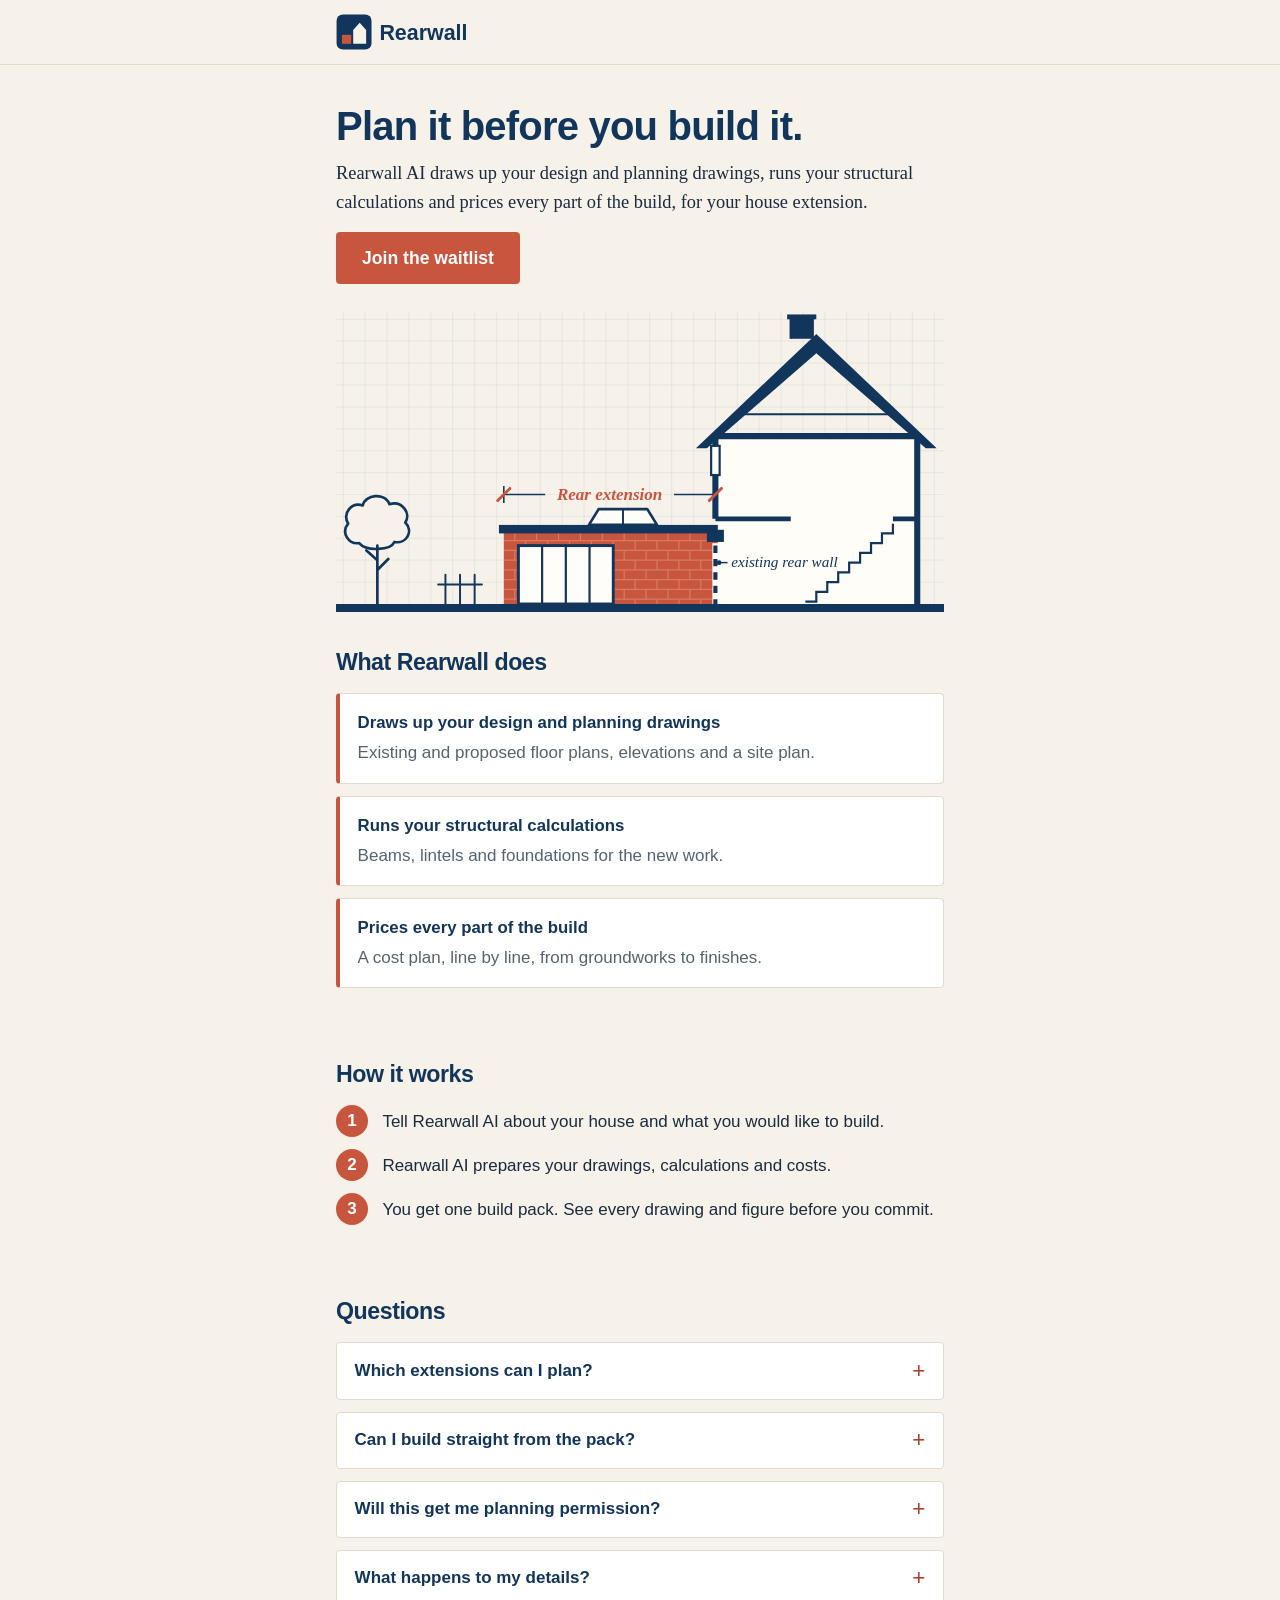
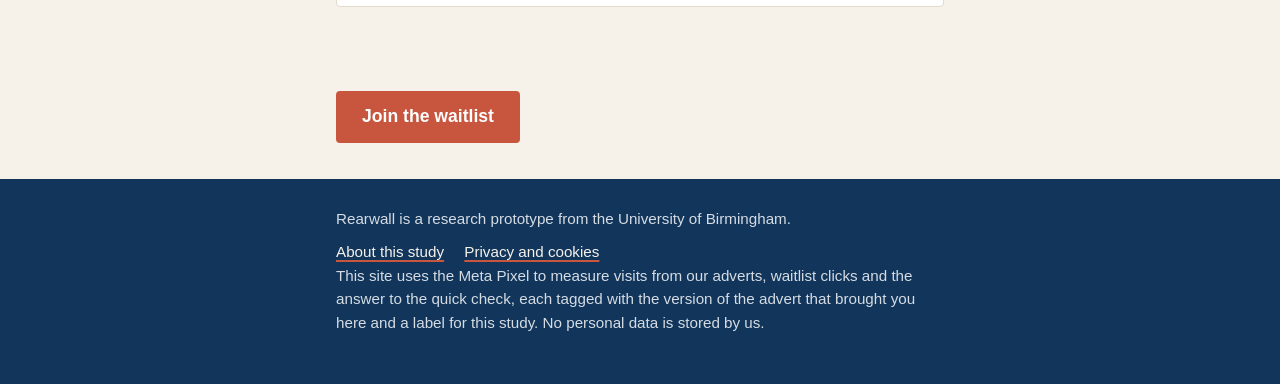
<file: index.html>
<!DOCTYPE html>
<html lang="en-GB">
<head>
  <meta charset="utf-8">
  <meta name="viewport" content="width=device-width, initial-scale=1">
  <title>Rearwall: plan it before you build it</title>
  <meta name="description" content="Rearwall AI prepares the drawings, calculations and costs for your house extension.">
  <meta name="robots" content="noindex">
  <link rel="icon" type="image/png" sizes="180x180" href="assets/favicon.png">
  <link rel="apple-touch-icon" href="assets/favicon.png">
  <link rel="stylesheet" href="styles.css">

  <!-- Meta Pixel Code -->
  <script>
  !function(f,b,e,v,n,t,s)
  {if(f.fbq)return;n=f.fbq=function(){n.callMethod?
  n.callMethod.apply(n,arguments):n.queue.push(arguments)};
  if(!f._fbq)f._fbq=n;n.push=n;n.loaded=!0;n.version='2.0';
  n.queue=[];t=b.createElement(e);t.async=!0;
  t.src=v;s=b.getElementsByTagName(e)[0];
  s.parentNode.insertBefore(t,s)}(window, document,'script',
  'https://connect.facebook.net/en_US/fbevents.js');
  fbq('init', '1098451752944744');
  </script>
  <noscript><img height="1" width="1" style="display:none" alt=""
  src="https://www.facebook.com/tr?id=1098451752944744&ev=PageView&noscript=1"></noscript>
  <!-- End Meta Pixel Code -->
</head>
<body>

  <header class="site-header">
    <div class="wrap">
      <a class="logo" href="./" aria-label="Rearwall home">
        <img src="assets/logo.svg" alt="Rearwall" width="172" height="40">
      </a>
    </div>
  </header>

  <main id="main">

    <section class="hero wrap" aria-labelledby="hero-title">
      <h1 id="hero-title">Plan it before you build it.</h1>
      <p class="lede">Rearwall AI draws up your design and planning drawings, runs your structural calculations and prices every part of the build, for your house extension.</p>
      <button type="button" class="btn" data-waitlist>Join the waitlist</button>
      <img class="hero-drawing" src="assets/section.svg" alt="A drawn section through a house with a brick rear extension" width="500" height="240">
    </section>

    <section class="wrap" aria-labelledby="what-title">
      <h2 id="what-title">What Rearwall does</h2>
      <ol class="cards">
        <li class="card">
          <h3>Draws up your design and planning drawings</h3>
          <p>Existing and proposed floor plans, elevations and a site plan.</p>
        </li>
        <li class="card">
          <h3>Runs your structural calculations</h3>
          <p>Beams, lintels and foundations for the new work.</p>
        </li>
        <li class="card">
          <h3>Prices every part of the build</h3>
          <p>A cost plan, line by line, from groundworks to finishes.</p>
        </li>
      </ol>
    </section>

    <section class="wrap" aria-labelledby="how-title">
      <h2 id="how-title">How it works</h2>
      <ol class="steps">
        <li><span>Tell Rearwall AI about your house and what you would like to build.</span></li>
        <li><span>Rearwall AI prepares your drawings, calculations and costs.</span></li>
        <li><span>You get one build pack. See every drawing and figure before you commit.</span></li>
      </ol>
    </section>

    <section class="wrap faq" aria-labelledby="faq-title">
      <h2 id="faq-title">Questions</h2>

      <details>
        <summary>Which extensions can I plan?</summary>
        <ul>
          <li>Rear extensions</li>
          <li>Side return extensions</li>
          <li>Wraparound extensions</li>
          <li>Single-storey and two-storey work</li>
        </ul>
      </details>

      <details data-disclaimer>
        <summary>Can I build straight from the pack?</summary>
        <p>No. Rearwall's drawings and calculations need checking by a qualified professional before use. Rearwall is not an architect's practice, a structural engineer or a surveyor, and its cost plan is an estimate, not a builder's quote.</p>
      </details>

      <details>
        <summary>Will this get me planning permission?</summary>
        <p>Rearwall cannot promise that. The decision is your council's, and the rules differ across England, Wales, Scotland and Northern Ireland.</p>
      </details>

      <details>
        <summary>What happens to my details?</summary>
        <p>This page has no forms, so nothing you could type or upload is stored. Rearwall is currently a research prototype; see <a href="debrief.html">About this study</a>.</p>
      </details>
    </section>

    <section class="wrap" aria-label="Join the waitlist">
      <button type="button" class="btn" data-waitlist>Join the waitlist</button>
    </section>

  </main>

  <footer class="site-footer">
    <div class="wrap">
      <p>Rearwall is a research prototype from the University of Birmingham.</p>
      <nav aria-label="Footer">
        <a href="debrief.html">About this study</a>
        <a href="privacy.html">Privacy and cookies</a>
      </nav>
      <p>This site uses the Meta Pixel to measure visits from our adverts, waitlist clicks and the answer to the quick check, each tagged with the version of the advert that brought you here and a label for this study. No personal data is stored by us.</p>
    </div>
  </footer>

  <!-- Waitlist panel -->
  <div id="waitlist-panel" class="panel-backdrop" hidden>
    <div class="panel" role="dialog" aria-modal="true" aria-labelledby="panel-title" aria-describedby="panel-desc">
      <div class="panel-head">
        <h2 id="panel-title">Thank you</h2>
        <button type="button" class="panel-close" aria-label="Close">&times;</button>
      </div>
      <p id="panel-desc">Thank you. Rearwall is a research prototype from the University of Birmingham and is not yet available, and no email is needed. This page records only that it was opened, that you clicked, your answer to the quick check below, which version of the advert you saw, and a label for this study.</p>

      <div id="panel-question">
        <p><strong>Quick check: how many AI assistants did the ad mention?</strong></p>
        <div class="btn-row">
          <button type="button" class="btn btn-secondary" data-answer="one">One</button>
          <button type="button" class="btn btn-secondary" data-answer="three">Three</button>
          <button type="button" class="btn btn-secondary" data-answer="dont_remember">I don't remember</button>
        </div>
      </div>

      <div id="panel-result" class="panel-result" hidden>
        <p>Thanks. You can read about the study below.</p>
        <a class="btn" href="debrief.html">About this study</a>
      </div>
    </div>
  </div>

  <script src="app.js"></script>
</body>
</html>
</file>
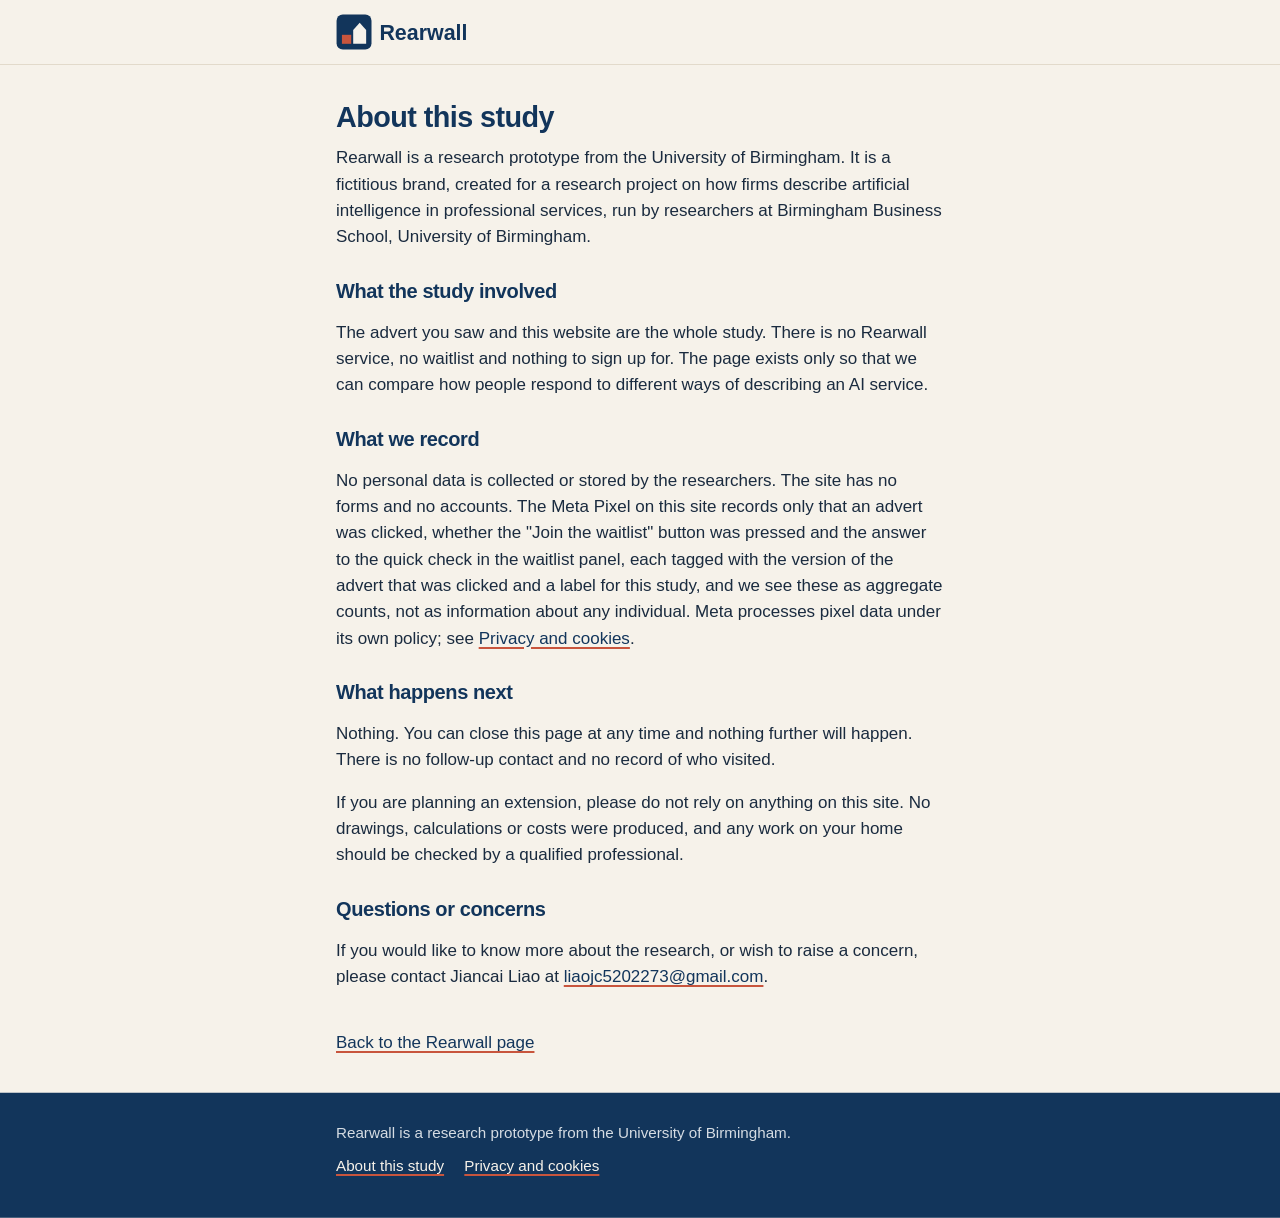
<file: debrief.html>
<!DOCTYPE html>
<html lang="en-GB">
<head>
  <meta charset="utf-8">
  <meta name="viewport" content="width=device-width, initial-scale=1">
  <title>About this study: Rearwall</title>
  <meta name="robots" content="noindex">
  <link rel="icon" type="image/png" sizes="180x180" href="assets/favicon.png">
  <link rel="stylesheet" href="styles.css">
</head>
<body>

  <header class="site-header">
    <div class="wrap">
      <a class="logo" href="./" aria-label="Rearwall home">
        <img src="assets/logo.svg" alt="Rearwall" width="172" height="40">
      </a>
    </div>
  </header>

  <main id="main">
    <article class="wrap page">
      <h1>About this study</h1>

      <p>Rearwall is a research prototype from the University of Birmingham. It is a fictitious brand, created for a research project on how firms describe artificial intelligence in professional services, run by researchers at Birmingham Business School, University of Birmingham.</p>

      <h2>What the study involved</h2>
      <p>The advert you saw and this website are the whole study. There is no Rearwall service, no waitlist and nothing to sign up for. The page exists only so that we can compare how people respond to different ways of describing an AI service.</p>

      <h2>What we record</h2>
      <p>No personal data is collected or stored by the researchers. The site has no forms and no accounts. The Meta Pixel on this site records only that an advert was clicked, whether the "Join the waitlist" button was pressed and the answer to the quick check in the waitlist panel, each tagged with the version of the advert that was clicked and a label for this study, and we see these as aggregate counts, not as information about any individual. Meta processes pixel data under its own policy; see <a href="privacy.html">Privacy and cookies</a>.</p>

      <h2>What happens next</h2>
      <p>Nothing. You can close this page at any time and nothing further will happen. There is no follow-up contact and no record of who visited.</p>
      <p>If you are planning an extension, please do not rely on anything on this site. No drawings, calculations or costs were produced, and any work on your home should be checked by a qualified professional.</p>

      <h2>Questions or concerns</h2>
      <p>If you would like to know more about the research, or wish to raise a concern, please contact Jiancai Liao at <a href="mailto:liaojc5202273@gmail.com">liaojc5202273@gmail.com</a>.</p>

      <a class="back-link" href="./">Back to the Rearwall page</a>
    </article>
  </main>

  <footer class="site-footer">
    <div class="wrap">
      <p>Rearwall is a research prototype from the University of Birmingham.</p>
      <nav aria-label="Footer">
        <a href="debrief.html">About this study</a>
        <a href="privacy.html">Privacy and cookies</a>
      </nav>
    </div>
  </footer>

</body>
</html>
</file>
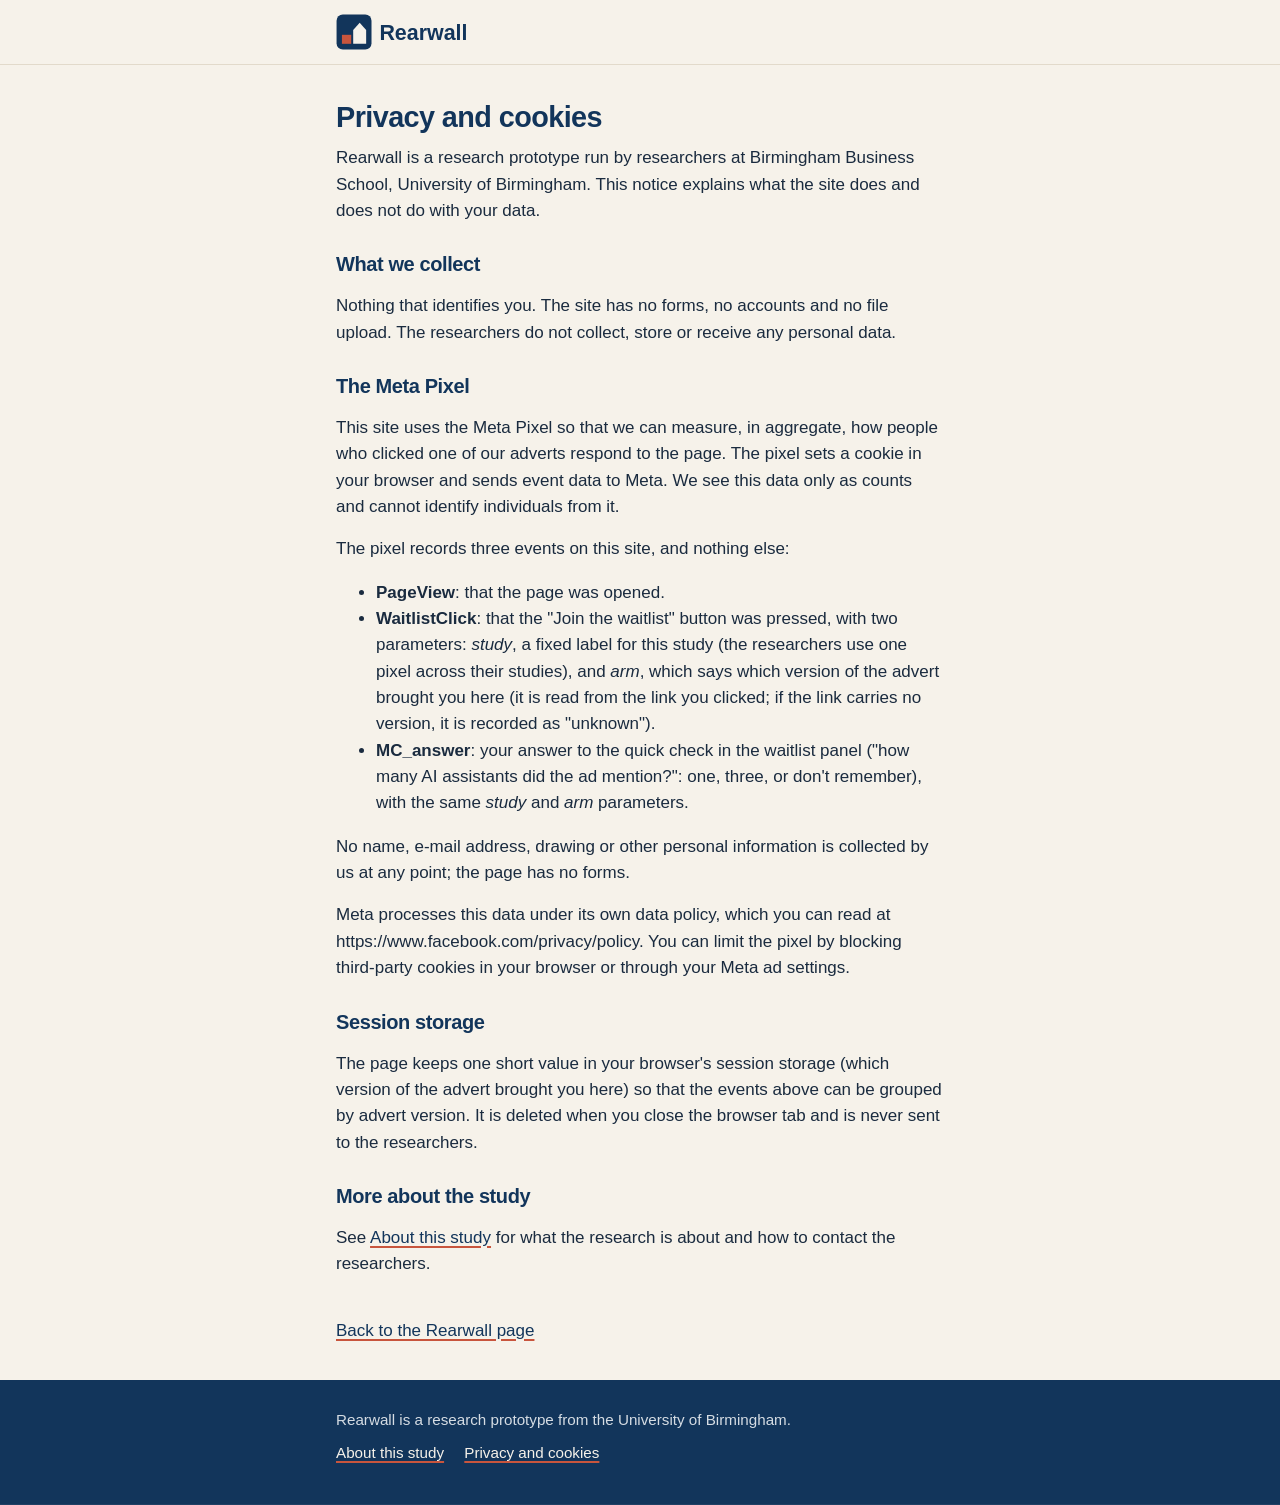
<file: privacy.html>
<!DOCTYPE html>
<html lang="en-GB">
<head>
  <meta charset="utf-8">
  <meta name="viewport" content="width=device-width, initial-scale=1">
  <title>Privacy and cookies: Rearwall</title>
  <meta name="robots" content="noindex">
  <link rel="icon" type="image/png" sizes="180x180" href="assets/favicon.png">
  <link rel="stylesheet" href="styles.css">
</head>
<body>

  <header class="site-header">
    <div class="wrap">
      <a class="logo" href="./" aria-label="Rearwall home">
        <img src="assets/logo.svg" alt="Rearwall" width="172" height="40">
      </a>
    </div>
  </header>

  <main id="main">
    <article class="wrap page">
      <h1>Privacy and cookies</h1>

      <p>Rearwall is a research prototype run by researchers at Birmingham Business School, University of Birmingham. This notice explains what the site does and does not do with your data.</p>

      <h2>What we collect</h2>
      <p>Nothing that identifies you. The site has no forms, no accounts and no file upload. The researchers do not collect, store or receive any personal data.</p>

      <h2>The Meta Pixel</h2>
      <p>This site uses the Meta Pixel so that we can measure, in aggregate, how people who clicked one of our adverts respond to the page. The pixel sets a cookie in your browser and sends event data to Meta. We see this data only as counts and cannot identify individuals from it.</p>
      <p>The pixel records three events on this site, and nothing else:</p>
      <ul>
        <li><strong>PageView</strong>: that the page was opened.</li>
        <li><strong>WaitlistClick</strong>: that the "Join the waitlist" button was pressed, with two parameters: <em>study</em>, a fixed label for this study (the researchers use one pixel across their studies), and <em>arm</em>, which says which version of the advert brought you here (it is read from the link you clicked; if the link carries no version, it is recorded as "unknown").</li>
        <li><strong>MC_answer</strong>: your answer to the quick check in the waitlist panel ("how many AI assistants did the ad mention?": one, three, or don't remember), with the same <em>study</em> and <em>arm</em> parameters.</li>
      </ul>
      <p>No name, e-mail address, drawing or other personal information is collected by us at any point; the page has no forms.</p>
      <p>Meta processes this data under its own data policy, which you can read at https://www.facebook.com/privacy/policy. You can limit the pixel by blocking third-party cookies in your browser or through your Meta ad settings.</p>

      <h2>Session storage</h2>
      <p>The page keeps one short value in your browser's session storage (which version of the advert brought you here) so that the events above can be grouped by advert version. It is deleted when you close the browser tab and is never sent to the researchers.</p>

      <h2>More about the study</h2>
      <p>See <a href="debrief.html">About this study</a> for what the research is about and how to contact the researchers.</p>

      <a class="back-link" href="./">Back to the Rearwall page</a>
    </article>
  </main>

  <footer class="site-footer">
    <div class="wrap">
      <p>Rearwall is a research prototype from the University of Birmingham.</p>
      <nav aria-label="Footer">
        <a href="debrief.html">About this study</a>
        <a href="privacy.html">Privacy and cookies</a>
      </nav>
    </div>
  </footer>

</body>
</html>
</file>
<file: styles.css>
/* Rearwall landing page: shared styles (5 Nov 2026; drawing blue, brick terracotta, plaster cream, matching the advert) */

:root {
  --blue: #12355B;
  --blue-2: #1B4470;
  --plaster: #F6F2EA;
  --plaster-2: #FCFAF5;
  --brick: #C8553D;
  --brick-dark: #A9432E;
  --ink: #1A2B3F;
  --grey: #55636F;
  --muted: #D5DCE3;
  --line: #E2DACB;
  --card: #FFFFFF;
  --radius: 4px;
  --gutter: 16px;
  --serif: 'Charter', 'Iowan Old Style', Georgia, 'Times New Roman', serif;
  --sans: 'Helvetica Neue', Helvetica, -apple-system, Arial, sans-serif;
}

*,
*::before,
*::after {
  box-sizing: border-box;
}

html {
  -webkit-text-size-adjust: 100%;
}

body {
  margin: 0;
  background: var(--plaster);
  color: var(--ink);
  font-family: var(--sans);
  font-size: 17px;
  line-height: 1.55;
  overflow-x: hidden;
}

img,
svg {
  max-width: 100%;
  height: auto;
}

a {
  color: var(--blue);
  text-decoration-color: var(--brick);
  text-decoration-thickness: 2px;
  text-underline-offset: 3px;
}

a:hover {
  color: var(--brick-dark);
}

:focus-visible {
  outline: 3px solid var(--brick);
  outline-offset: 3px;
}

.wrap {
  max-width: 640px;
  margin: 0 auto;
  padding: 0 var(--gutter);
}

/* Header */

.site-header {
  background: var(--plaster);
  border-bottom: 1px solid var(--line);
}

.site-header .wrap {
  display: flex;
  align-items: center;
  min-height: 64px;
}

.logo {
  display: inline-flex;
  align-items: center;
}

.logo img {
  height: 36px;
  width: auto;
  display: block;
}

/* Type */

h1,
h2 {
  font-family: var(--sans);
  font-weight: 700;
  letter-spacing: -0.02em;
  color: var(--blue);
}

h1 {
  font-size: 2.2rem;
  line-height: 1.12;
  margin: 0 0 0.75rem;
}

h2 {
  font-size: 1.45rem;
  line-height: 1.25;
  margin: 0 0 1rem;
}

h3 {
  font-size: 1.05rem;
  margin: 0 0 0.25rem;
}

p {
  margin: 0 0 1rem;
}

.lede {
  font-family: var(--serif);
  font-size: 1.15rem;
}

.muted {
  color: var(--grey);
}

/* Sections */

main > section.wrap,
main > article.wrap {
  padding-top: 2.25rem;
  padding-bottom: 2.25rem;
}

/* Hero: drawing paper; the section drawing stands on a blue ground line, as in the advert */

main > section.hero {
  padding-top: 2.5rem;
  padding-bottom: 0;
}

main > section.hero h1 {
  font-size: 2.5rem;
  line-height: 1.06;
}

.hero-drawing {
  display: block;
  width: 100%;
  margin-top: 1.75rem;
  border-bottom: 8px solid var(--blue);
}

/* Buttons */

.btn {
  display: inline-flex;
  align-items: center;
  justify-content: center;
  min-height: 46px;
  padding: 0.65rem 1.5rem;
  border: 2px solid var(--brick);
  border-radius: var(--radius);
  background: var(--brick);
  color: #FFFFFF;
  font: inherit;
  font-size: 1.1rem;
  font-weight: 700;
  text-decoration: none;
  cursor: pointer;
  transition: background-color 150ms ease, border-color 150ms ease, color 150ms ease;
}

.btn:hover {
  background: var(--brick-dark);
  border-color: var(--brick-dark);
  color: #FFFFFF;
}

.btn-secondary {
  background: transparent;
  border-color: var(--blue);
  color: var(--blue);
}

.btn-secondary:hover {
  background: var(--blue);
  border-color: var(--blue);
  color: var(--plaster);
}

.btn-row {
  display: flex;
  flex-wrap: wrap;
  gap: 0.75rem;
}

/* Cards */

.cards {
  list-style: none;
  margin: 0;
  padding: 0;
  display: grid;
  gap: 0.75rem;
}

.card {
  background: var(--card);
  border: 1px solid var(--line);
  border-left: 4px solid var(--brick);
  border-radius: var(--radius);
  padding: 1rem 1.1rem;
}

.card h3 {
  color: var(--blue);
}

.card p {
  margin: 0;
  color: var(--grey);
}

/* Numbered steps */

.steps {
  margin: 0;
  padding: 0;
  list-style: none;
  counter-reset: step;
  display: grid;
  gap: 0.75rem;
}

.steps li {
  counter-increment: step;
  display: flex;
  gap: 0.9rem;
  align-items: flex-start;
}

.steps li::before {
  content: counter(step);
  flex: 0 0 auto;
  width: 32px;
  height: 32px;
  border-radius: 50%;
  background: var(--brick);
  color: #FFFFFF;
  font-weight: 700;
  display: inline-flex;
  align-items: center;
  justify-content: center;
}

.steps li span {
  padding-top: 0.2rem;
}

/* FAQ */

.faq details {
  background: var(--card);
  border: 1px solid var(--line);
  border-radius: var(--radius);
  padding: 0 1.1rem;
  margin-bottom: 0.75rem;
}

.faq summary {
  cursor: pointer;
  font-weight: 600;
  color: var(--blue);
  padding: 0.9rem 0;
  min-height: 44px;
  display: flex;
  align-items: center;
  justify-content: space-between;
  gap: 1rem;
}

.faq summary::after {
  content: "+";
  font-weight: 400;
  font-size: 1.4rem;
  color: var(--brick-dark);
  line-height: 1;
}

.faq details[open] summary::after {
  content: "\2013";
}

.faq details > *:not(summary) {
  padding-bottom: 1rem;
}

.faq ul {
  margin: 0;
  padding-left: 1.2rem;
}

/* Footer: blue band */

.site-footer {
  background: var(--blue);
  color: var(--muted);
  padding: 1.75rem 0 2.5rem;
  font-size: 0.95rem;
  box-shadow: 0 0 0 100vmax var(--blue);
  clip-path: inset(0 -100vmax);
}

.site-footer p {
  margin: 0 0 0.6rem;
}

.site-footer a {
  color: var(--plaster);
  text-decoration-color: var(--brick);
}

.site-footer a:hover {
  color: #FFFFFF;
}

.site-footer nav a {
  margin-right: 1rem;
}

/* Waitlist panel (modal) */

.panel-backdrop {
  position: fixed;
  inset: 0;
  background: rgba(18, 53, 91, 0.62);
  display: none;
  align-items: flex-end;
  justify-content: center;
  padding: var(--gutter);
  z-index: 50;
}

.panel-backdrop.is-open {
  display: flex;
}

.panel {
  background: var(--plaster-2);
  border-top: 4px solid var(--brick);
  border-radius: var(--radius);
  max-width: 480px;
  width: 100%;
  padding: 1.25rem 1.25rem 1.5rem;
  box-shadow: 0 12px 40px rgba(18, 53, 91, 0.3);
  animation: panel-in 200ms ease-out;
}

.panel h2 {
  font-size: 1.25rem;
  margin-right: 2.5rem;
  color: var(--blue);
}

.panel-head {
  display: flex;
  justify-content: space-between;
  align-items: flex-start;
  gap: 1rem;
}

.panel-close {
  flex: 0 0 auto;
  width: 44px;
  height: 44px;
  margin: -0.5rem -0.5rem 0 0;
  border: 0;
  border-radius: 50%;
  background: transparent;
  color: var(--blue);
  font-size: 1.6rem;
  line-height: 1;
  cursor: pointer;
}

.panel-close:hover {
  background: var(--plaster);
}

.panel .btn-row .btn {
  flex: 1 1 auto;
}

.panel-result {
  margin-top: 1rem;
}

@media (min-width: 480px) {
  .panel-backdrop {
    align-items: center;
  }
}

@keyframes panel-in {
  from {
    opacity: 0;
    transform: translateY(12px);
  }
  to {
    opacity: 1;
    transform: translateY(0);
  }
}

/* Simple page (debrief, privacy) */

.page h1 {
  font-size: 1.8rem;
  color: var(--blue);
}

.page h2 {
  font-size: 1.25rem;
  margin-top: 1.75rem;
  color: var(--blue);
}

.back-link {
  display: inline-block;
  margin-top: 1.5rem;
}

@media (prefers-reduced-motion: reduce) {
  *,
  *::before,
  *::after {
    animation: none !important;
    transition: none !important;
  }
}
</file>
